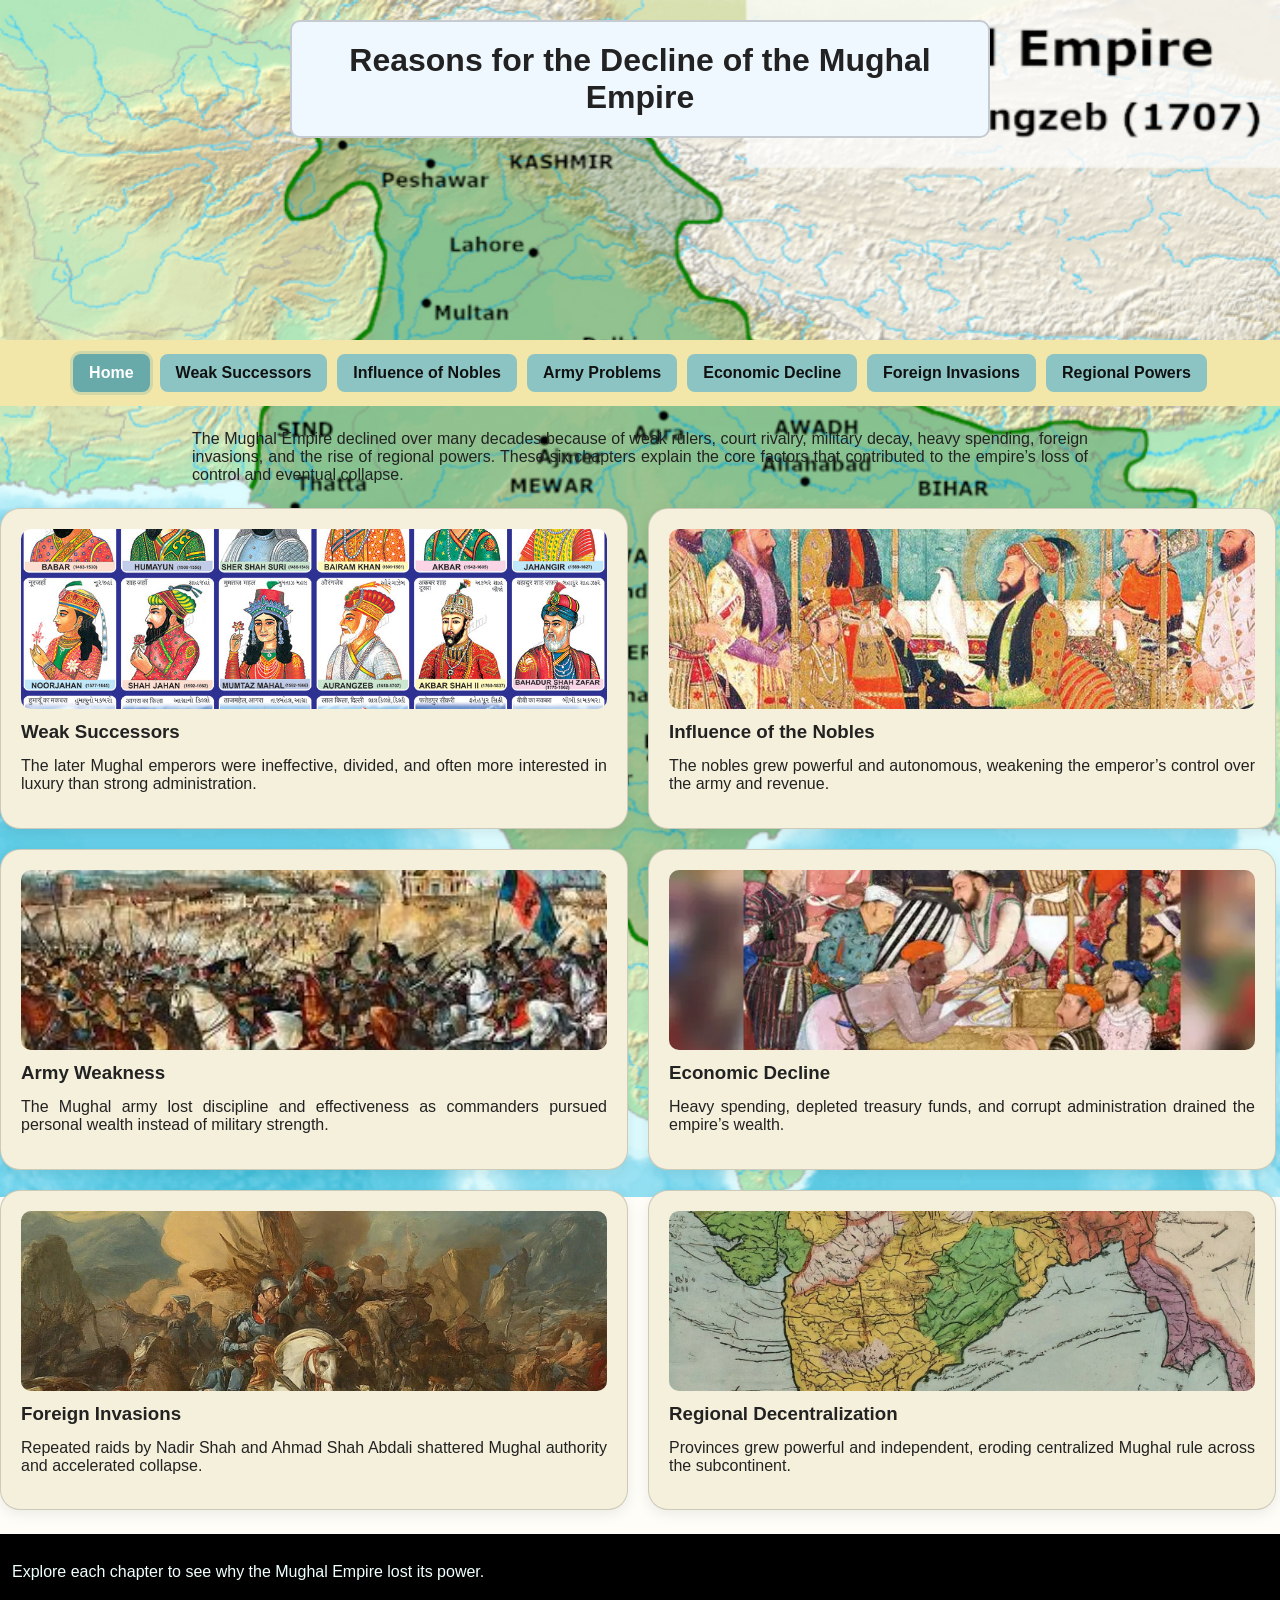
<file: index.html>
<!DOCTYPE html>
<html lang="en">
<head>
  <meta charset="UTF-8">
  <meta name="viewport" content="width=device-width, initial-scale=1.0">
  <title>Decline of the Mughal Empire</title>
  <link rel="icon" href="Images/BG world logo.jpg" type="image/svg+xml">
  <link rel="stylesheet" href="styles.css">
</head>
<body class="bg-mughal-map">
  <header>
    <h1>Reasons for the Decline of the Mughal Empire</h1>
  </header>

  <nav>
    <a href="index.html" class="active" aria-current="page">Home</a>
    <a href="weak succeessors.html">Weak Successors</a>
    <a href="influence of the nobles.html">Influence of Nobles</a>
    <a href="incompetence of the mughal army.html">Army Problems</a>
    <a href="economic decline.html">Economic Decline</a>
    <a href="foreign invasion.html">Foreign Invasions</a>
    <a href="growth of regionol power and decentralization.html">Regional Powers</a>
  </nav>

  <main class="content-block">
    <p>The Mughal Empire declined over many decades because of weak rulers, court rivalry, military decay, heavy spending, foreign invasions, and the rise of regional powers. These six chapters explain the core factors that contributed to the empire’s loss of control and eventual collapse.</p>
  </main>

  <section class="cards-container">
    <div class="cards">
      <article class="card">
        <a class="card-link" href="weak succeessors.html">
          <img src="Images/Mughal wallpaper.jpg" alt="Mughal ruler portrait">
          <h3>Weak Successors</h3>
          <p>The later Mughal emperors were ineffective, divided, and often more interested in luxury than strong administration.</p>
        </a>
      </article>

      <article class="card">
        <a class="card-link" href="influence of the nobles.html">
          <img src="./Images/bureaucracy pic.jpg" alt="Mughal nobility">
          <h3>Influence of the Nobles</h3>
          <p>The nobles grew powerful and autonomous, weakening the emperor’s control over the army and revenue.</p>
        </a>
      </article>

      <article class="card">
        <a class="card-link" href="incompetence of the mughal army.html">
          <img src="Images/army header background.jpeg" alt="Mughal army">
          <h3>Army Weakness</h3>
          <p>The Mughal army lost discipline and effectiveness as commanders pursued personal wealth instead of military strength.</p>
        </a>
      </article>

      <article class="card">
        <a class="card-link" href="economic decline.html">
          <img src="Images/header pic economical declain.webp" alt="Mughal economy">
          <h3>Economic Decline</h3>
          <p>Heavy spending, depleted treasury funds, and corrupt administration drained the empire’s wealth.</p>
        </a>
      </article>

      <article class="card">
        <a class="card-link" href="foreign invasion.html">
          <img src="Images/forign invasion mughal empire walpaper.jpg" alt="Foreign invasion">
          <h3>Foreign Invasions</h3>
          <p>Repeated raids by Nadir Shah and Ahmad Shah Abdali shattered Mughal authority and accelerated collapse.</p>
        </a>
      </article>

      <article class="card">
        <a class="card-link" href="growth of regionol power and decentralization.html">
          <img src="Images/reional powers map in mughal empire.jpg" alt="Regional powers">
          <h3>Regional Decentralization</h3>
          <p>Provinces grew powerful and independent, eroding centralized Mughal rule across the subcontinent.</p>
        </a>
      </article>
    </div>
  </section>

  <footer>
    <p>Explore each chapter to see why the Mughal Empire lost its power.</p>
  </footer>
</body>
</html>
</file>
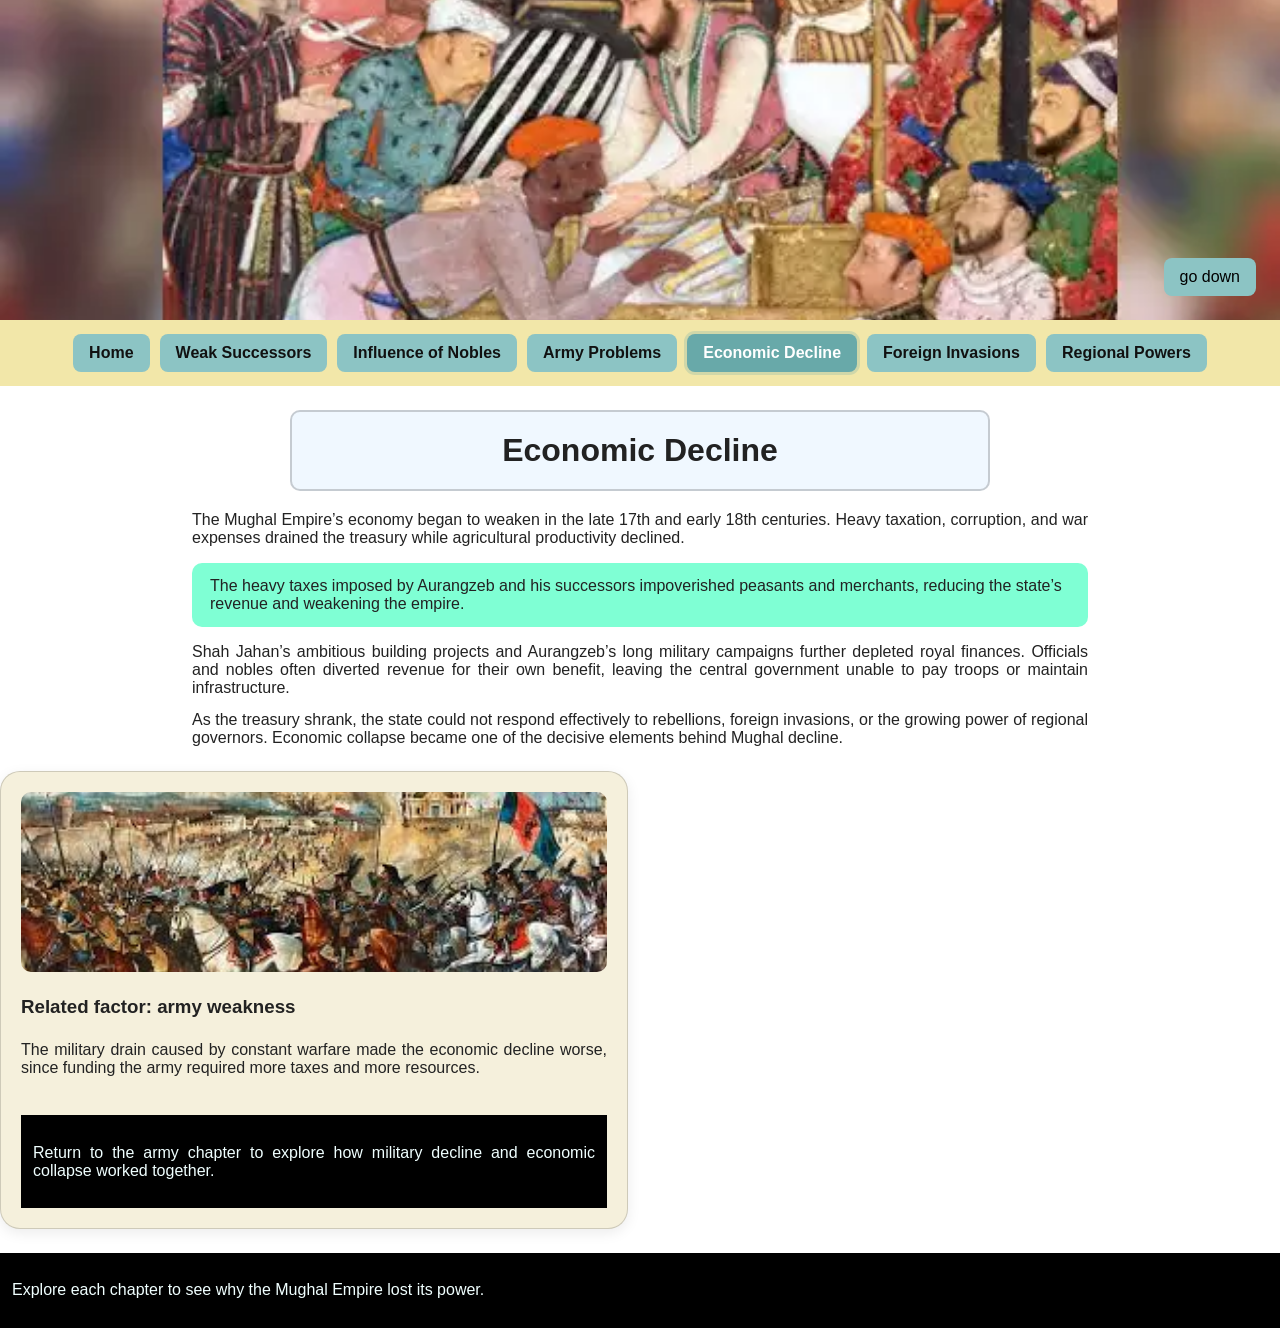
<file: economic decline.html>
<!DOCTYPE html>
<html lang="en">
<head>
  <meta charset="UTF-8">
  <meta name="viewport" content="width=device-width, initial-scale=1.0">
  <title>Economic Decline of the Mughal Empire</title>
  <link rel="icon" href="Images/BG world logo.jpg" type="image/svg+xml">
  <link rel="stylesheet" href="styles.css">
</head>
<body class="no-bg">
  <header class="header-economical">
    <a class="go-btn" href="#end"><button>go down</button></a>
  </header>

  <nav>
    <a href="index.html">Home</a>
    <a href="weak succeessors.html">Weak Successors</a>
    <a href="influence of the nobles.html">Influence of Nobles</a>
    <a href="incompetence of the mughal army.html">Army Problems</a>
    <a href="economic decline.html" class="active" aria-current="page">Economic Decline</a>
    <a href="foreign invasion.html">Foreign Invasions</a>
    <a href="growth of regionol power and decentralization.html">Regional Powers</a>
  </nav>

  <main class="content-block">
    <h1>Economic Decline</h1>
    <p>The Mughal Empire’s economy began to weaken in the late 17th and early 18th centuries. Heavy taxation, corruption, and war expenses drained the treasury while agricultural productivity declined.</p>
    <blockquote>The heavy taxes imposed by Aurangzeb and his successors impoverished peasants and merchants, reducing the state’s revenue and weakening the empire.</blockquote>
    <p>Shah Jahan’s ambitious building projects and Aurangzeb’s long military campaigns further depleted royal finances. Officials and nobles often diverted revenue for their own benefit, leaving the central government unable to pay troops or maintain infrastructure.</p>
    <p>As the treasury shrank, the state could not respond effectively to rebellions, foreign invasions, or the growing power of regional governors. Economic collapse became one of the decisive elements behind Mughal decline.</p>
  </main>

  <article class="card">
    <img src="Images/army header background.jpeg" alt="Mughal cavalry">
    <h3>Related factor: army weakness</h3>
    <p>The military drain caused by constant warfare made the economic decline worse, since funding the army required more taxes and more resources.</p>
    <footer>
      <p>Return to the army chapter to explore how military decline and economic collapse worked together.</p>
    </footer>
  </article>

  <footer>
    <p>Explore each chapter to see why the Mughal Empire lost its power.</p>
    <a name="end"></a>
  </footer>
</body>
</html>
</file>
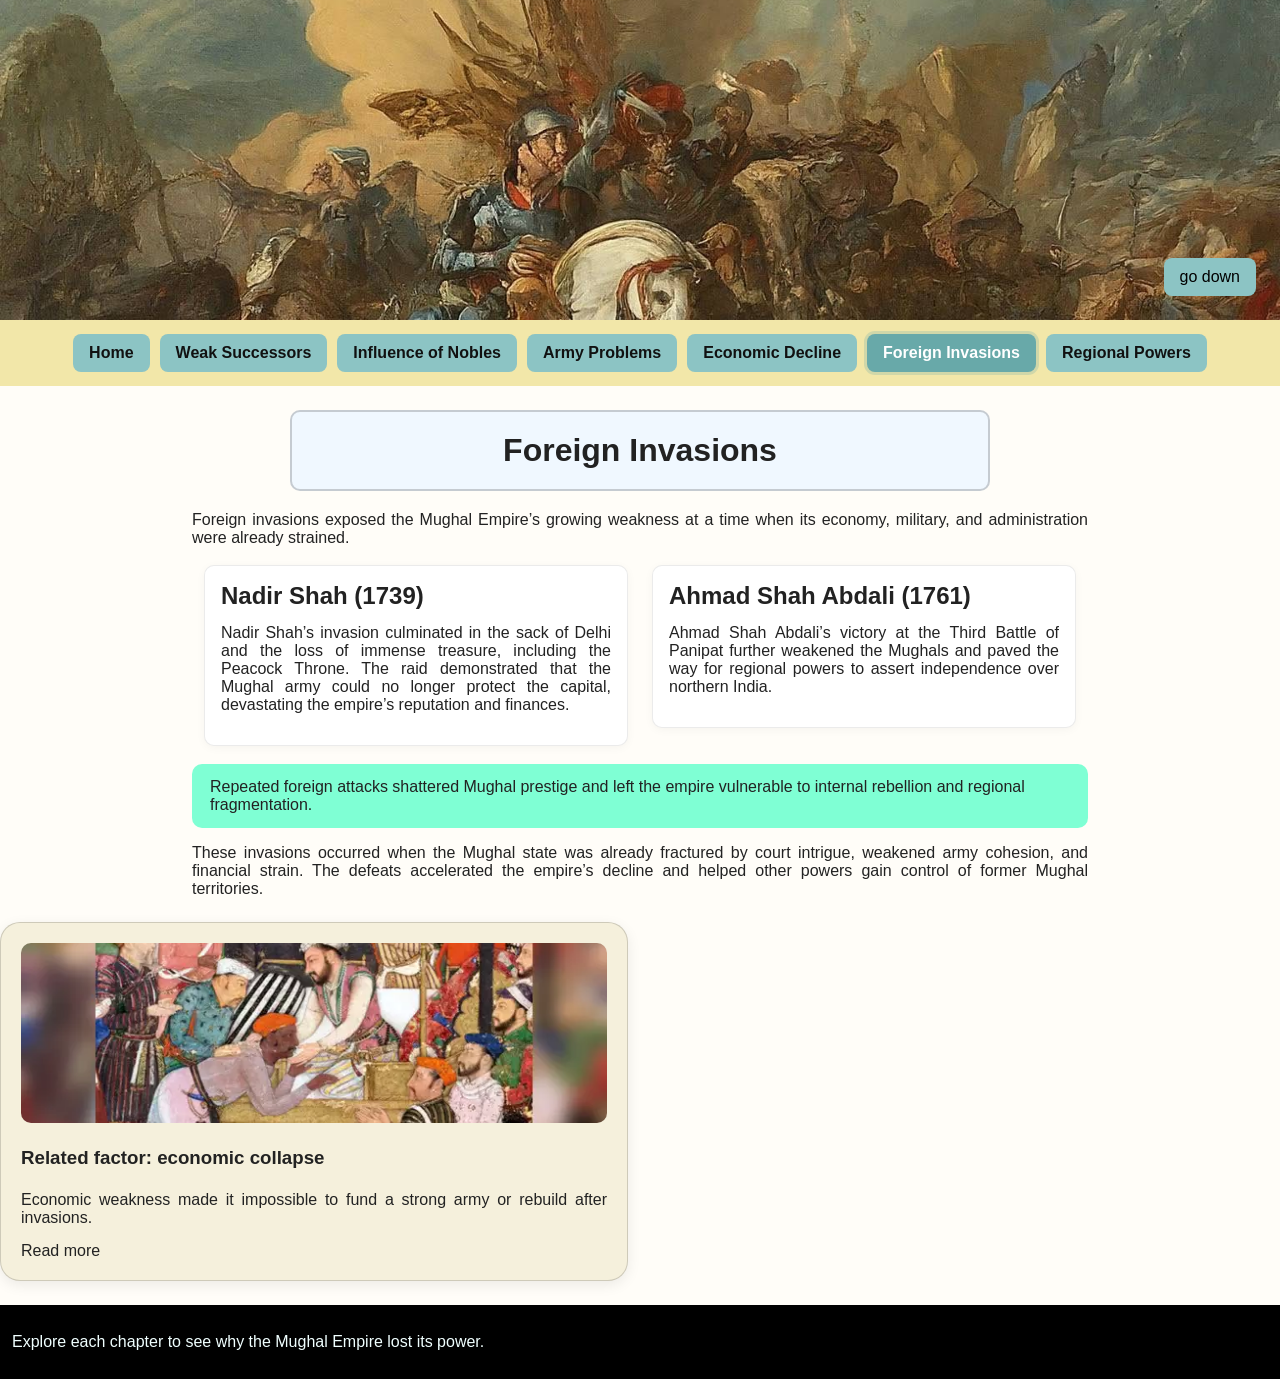
<file: foreign invasion.html>
<!DOCTYPE html>
<html lang="en">
<head>
  <meta charset="UTF-8">
  <meta name="viewport" content="width=device-width, initial-scale=1.0">
  <title>Foreign Invasions of the Mughal Empire</title>
  <link rel="icon" href="Images/BG world logo.jpg" type="image/svg+xml">
  <link rel="stylesheet" href="styles.css">
</head>
<body>
  <header class="header-foreign">
    <a class="go-btn" href="#end"><button>go down</button></a>
  </header>

  <nav>
    <a href="index.html">Home</a>
    <a href="weak succeessors.html">Weak Successors</a>
    <a href="influence of the nobles.html">Influence of Nobles</a>
    <a href="incompetence of the mughal army.html">Army Problems</a>
    <a href="economic decline.html">Economic Decline</a>
    <a href="foreign invasion.html" class="active" aria-current="page">Foreign Invasions</a>
    <a href="growth of regionol power and decentralization.html">Regional Powers</a>
  </nav>

  <main class="content-block">
    <h1>Foreign Invasions</h1>
    <p>Foreign invasions exposed the Mughal Empire’s growing weakness at a time when its economy, military, and administration were already strained.</p>

    <section class="two-cols">
      <div class="col">
        <h2>Nadir Shah (1739)</h2>
        <p>Nadir Shah’s invasion culminated in the sack of Delhi and the loss of immense treasure, including the Peacock Throne. The raid demonstrated that the Mughal army could no longer protect the capital, devastating the empire’s reputation and finances.</p>
      </div>
      <div class="col">
        <h2>Ahmad Shah Abdali (1761)</h2>
        <p>Ahmad Shah Abdali’s victory at the Third Battle of Panipat further weakened the Mughals and paved the way for regional powers to assert independence over northern India.</p>
      </div>
    </section>

    <blockquote>Repeated foreign attacks shattered Mughal prestige and left the empire vulnerable to internal rebellion and regional fragmentation.</blockquote>

    <p>These invasions occurred when the Mughal state was already fractured by court intrigue, weakened army cohesion, and financial strain. The defeats accelerated the empire’s decline and helped other powers gain control of former Mughal territories.</p>
  </main>

  <section class="cards-container">
    <div class="cards">
      <article class="card">
        <img src="Images/header pic economical declain.webp" alt="Economic decline">
        <h3>Related factor: economic collapse</h3>
        <p>Economic weakness made it impossible to fund a strong army or rebuild after invasions.</p>
        <a class="card-link" href="economic decline.html">Read more</a>
      </article>
    </div>
  </section>

  <footer>
    <p>Explore each chapter to see why the Mughal Empire lost its power.</p>
    <a name="end"></a>
  </footer>
</body>
</html>
</file>
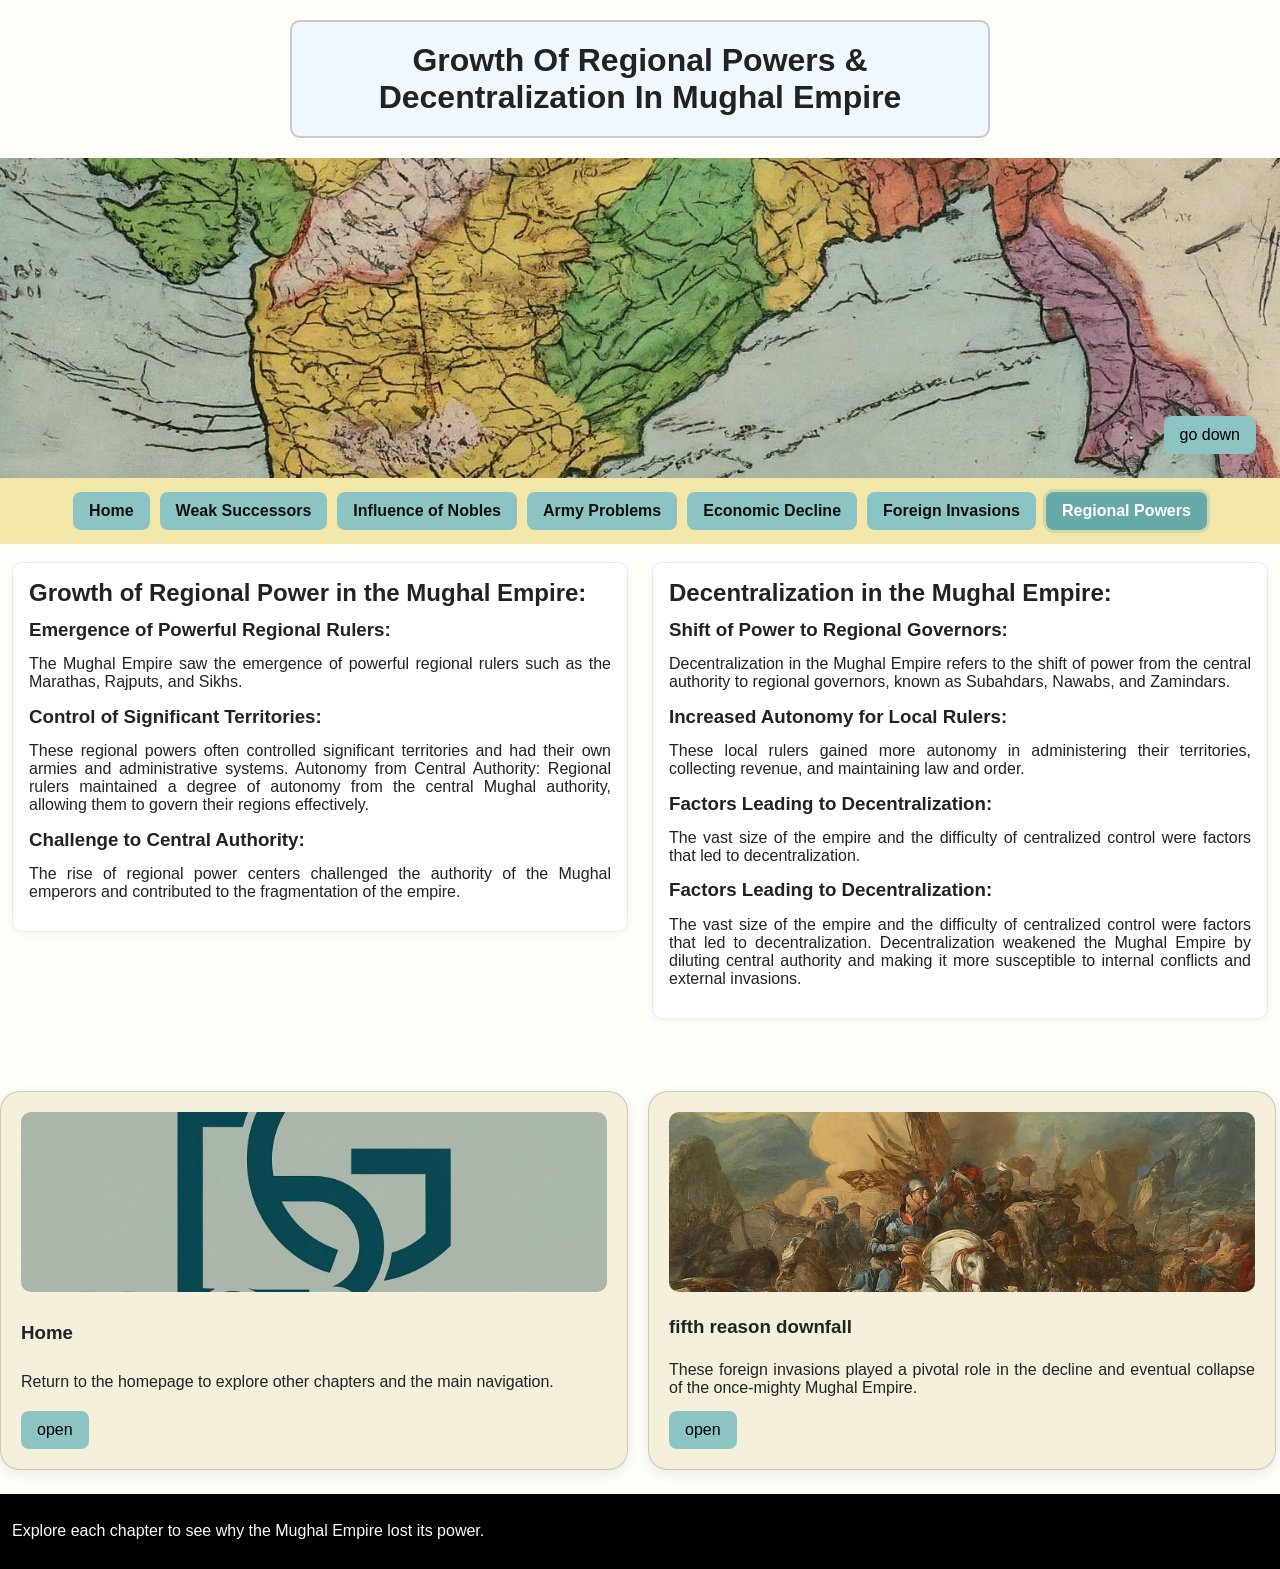
<file: growth of regionol power and decentralization.html>
<!DOCTYPE html>
<html>
    <head>
        <title>Growth of regional power and decentralization in mughal empire</title>
        <link rel="icon" href="Images/BG world logo.jpg">
        <link rel="stylesheet" href="styles.css">
    </head>
    <body>
        <h1>Growth Of Regional Powers & Decentralization In Mughal Empire</h1>
        <header class="header-reional-powers"><a class="go-btn" href="#end"><button>go down</button></a></header>
        <nav>
          <a href="index.html">Home</a>
          <a href="weak succeessors.html">Weak Successors</a>
          <a href="influence of the nobles.html">Influence of Nobles</a>
          <a href="incompetence of the mughal army.html">Army Problems</a>
          <a href="economic decline.html">Economic Decline</a>
          <a href="foreign invasion.html">Foreign Invasions</a>
          <a href="growth of regionol power and decentralization.html" class="active" aria-current="page">Regional Powers</a>
        </nav>
                <section class="two-cols">
                    <div class="col">
                        <h2>Growth of Regional Power in the Mughal Empire:</h2>
                        <h3>Emergence of Powerful Regional Rulers:</h3>
                        <p>The Mughal Empire saw the emergence of powerful regional rulers such as the Marathas, Rajputs, and Sikhs.</p>
                        <h3>Control of Significant Territories:</h3>
                        <p>These regional powers often controlled significant territories and had their own armies and administrative systems. Autonomy from Central Authority: Regional rulers maintained a degree of autonomy from the central Mughal authority, allowing them to govern their regions effectively.</p>
                        <h3>Challenge to Central Authority: </h3>
                        <p>The rise of regional power centers challenged the authority of the Mughal emperors and contributed to the fragmentation of the empire.</p>
                    </div>

                                <div class="col">
                                    <h2>Decentralization in the Mughal Empire:</h2>
                                    <h3>Shift of Power to Regional Governors: </h3>
                                    <p>Decentralization in the Mughal Empire refers to the shift of power from the central authority to regional governors, known as Subahdars, Nawabs, and Zamindars.</p>
                                    <h3>Increased Autonomy for Local Rulers: </h3>
                                    <p>These local rulers gained more autonomy in administering their territories, collecting revenue, and maintaining law and order.</p>
                                    <h3>Factors Leading to Decentralization: </h3>
                                    <p>The vast size of the empire and the difficulty of centralized control were factors that led to decentralization.</p>
                                    <h3>Factors Leading to Decentralization:</h3>
                                    <p>The vast size of the empire and the difficulty of centralized control were factors that led to decentralization.
                                    Decentralization weakened the Mughal Empire by diluting central authority and making it more susceptible to internal conflicts and external invasions.</p>
                                </div>
                </section>
                        <br><br><br>
                        <!-- Cards section: Home card (left) and the existing 'fifth reason' card (right) -->
                        <div class="cards cards-between">
                            <article class="card">
                                <img src="Images/BG world logo.jpg" alt="home" />
                                <h3>Home</h3>
                                <p>Return to the homepage to explore other chapters and the main navigation.</p>
                                <a href="index.html" title="home"><button>open</button></a>
                            </article>

                            <article class="card">
                                <img src="./Images/forign invasion mughal empire walpaper.jpg" alt="fiime">
                                <h3>fifth reason downfall</h3>
                                <p>These foreign invasions played a pivotal role in the decline and eventual collapse of the once-mighty Mughal Empire.</p>
                                <a href="foreign invasion.html" title="view details"><button>open</button></a>
                            </article>
                        </div>

                <footer>
                <p>Explore each chapter to see why the Mughal Empire lost its power.</p>
                <a name="end"></a>
            </footer>
    </body>
</html>
</file>
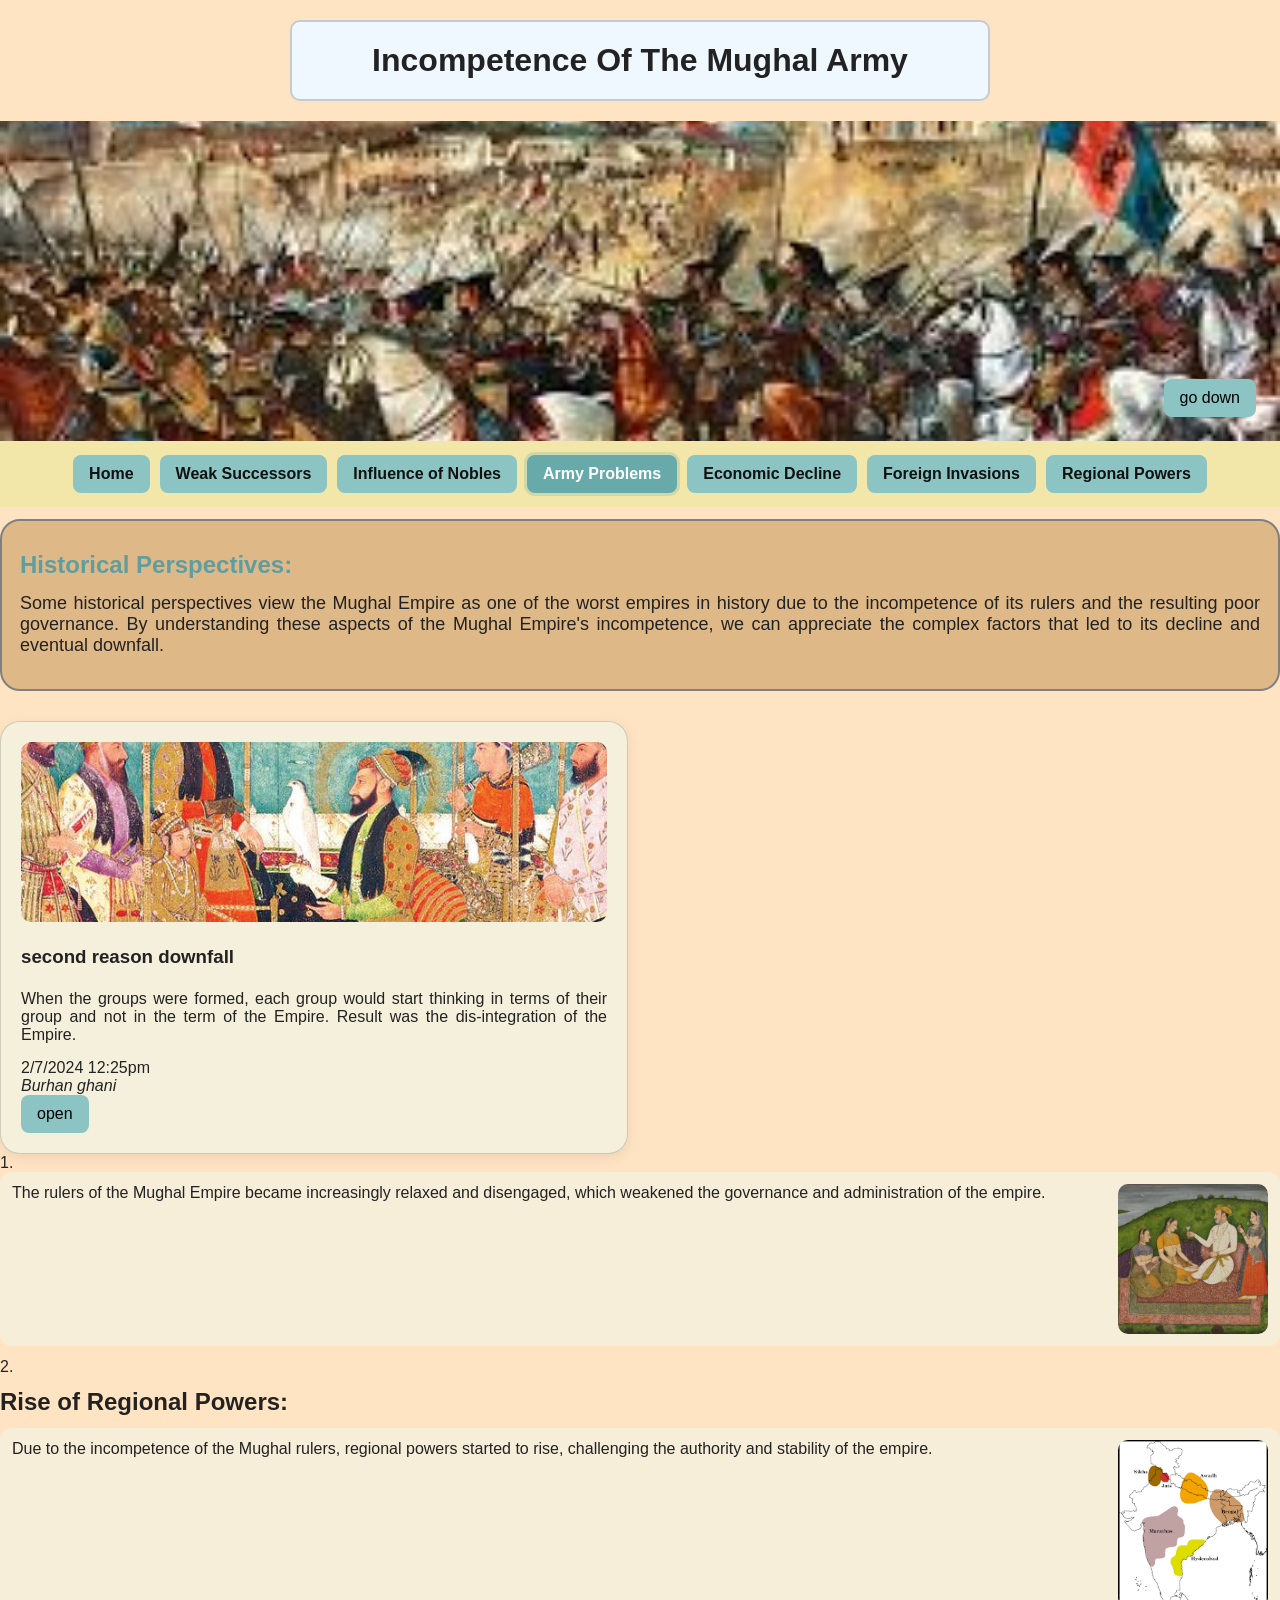
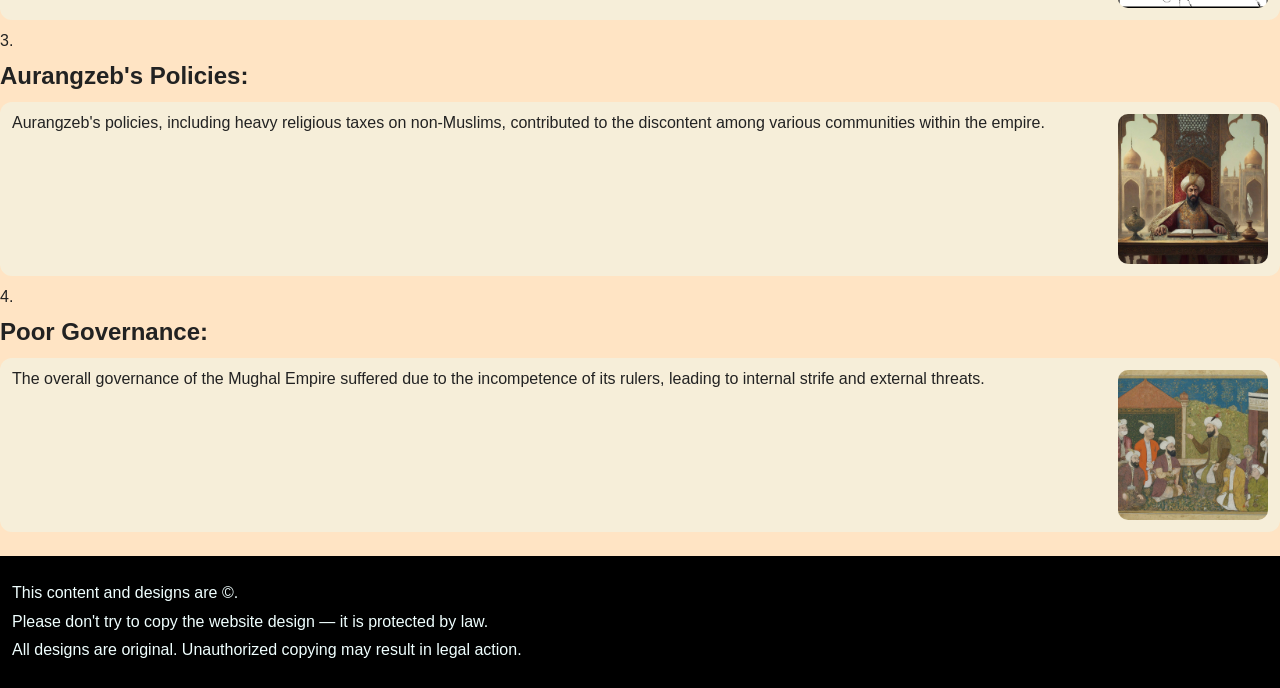
<file: incompetence of the mughal army.html>
<!DOCTYPE html>
<html lang="en">
    <head>
        <meta charset="UTF-8">
        <meta name="viewport" content="width=device-width, initial-scale=1.0">
        <title>Incompetence of the mughal empiral army</title>
        <link rel="icon" href="Images/BG world logo.jpg" type="image/svg+xml">
        <link rel="stylesheet" href="styles.css">
    </head>
    <body class="bg-bisque">
        <h1>Incompetence Of The Mughal Army</h1>
        <header class="header-army"><a class="go-btn" href="#end"><button>go down</button></a></header>
        <nav>
            <a href="index.html">Home</a>
            <a href="weak succeessors.html">Weak Successors</a>
            <a href="influence of the nobles.html">Influence of Nobles</a>
            <a href="incompetence of the mughal army.html" class="active" aria-current="page">Army Problems</a>
            <a href="economic decline.html">Economic Decline</a>
            <a href="foreign invasion.html">Foreign Invasions</a>
            <a href="growth of regionol power and decentralization.html">Regional Powers</a>
          </nav>
                    <!-- Repaired two-column structure: cards on the left, ordered list on the right -->
                    <div class="content-two-column">
                      <div class="two-cards">
                                <article class="aside-card">
            <h2 style="color: cadetblue;">Historical Perspectives:</h2>
            <p style="text-align: justify; font-size: large;">Some historical perspectives view the Mughal Empire as one of the worst empires in history due to the incompetence of its rulers and the resulting poor governance.
                By understanding these aspects of the Mughal Empire's incompetence, we can appreciate the complex factors that led to its decline and eventual downfall.</p>
        </article>
                    <article class="card">
                        <img src="./Images/bureaucracy pic.jpg" alt="mbp">
                        <h3>second reason downfall</h3>
                        <p>When the groups were formed, each group would start thinking in terms of their group and not in the term of the Empire. Result was the dis-integration of the Empire.</p>
                        <time>2/7/2024 12:25pm</time>
                        <address>Burhan ghani</address>
                        <a href="influence of the nobles.html" title="view details"><button>open</button></a>
                </article>
            </div> <!-- .two-cards -->

            <ol class="wide-ol">
              <li>
                <div class="beige-bg">
                    <p class="col-600">
                        The rulers of the Mughal Empire became increasingly relaxed and disengaged, which weakened the governance and administration of the empire.
                    </p>
                    <img src="./Images/mughal rulars romance.jpg" alt="mrr" class="small-float-right">
                </div>
              </li>

              <li>
                <h2>Rise of Regional Powers:</h2>
                <div class="beige-bg">
                    <p class="col-600">
                        Due to the incompetence of the Mughal rulers, regional powers started to rise, challenging the authority and stability of the empire.
                    </p>
                    <img src="./Images/reginol powers of mughal empire.png" alt="rpm" class="small-float-right">
                </div>
              </li>

              <li>
                <h2>Aurangzeb's Policies:</h2>
                <div class="beige-bg">
                    <p class="col-600">
                        Aurangzeb's policies, including heavy religious taxes on non-Muslims, contributed to the discontent among various communities within the empire.
                    </p>
                    <img src="./Images/policies of king.jpg" alt="pok" class="small-float-right">
                </div>
              </li>

              <li>
                <h2>Poor Governance:</h2>
                <div class="beige-bg">
                    <p class="col-600">
                        The overall governance of the Mughal Empire suffered due to the incompetence of its rulers, leading to internal strife and external threats.
                    </p>
                    <img src="./Images/bad governers.jpg" alt="bg" class="small-float-right">
                </div>
              </li>
            </ol>

                    </div> <!-- .content-two-column -->
                                    <footer>
                                        <p>This content and designs are ©.</p>
                                        <p>Please don't try to copy the website design — it is protected by law.</p>
                                        <p>All designs are original. Unauthorized copying may result in legal action.</p>
                                        <a name="end"></a>
                                    </footer>
    </body>
</html>
</file>
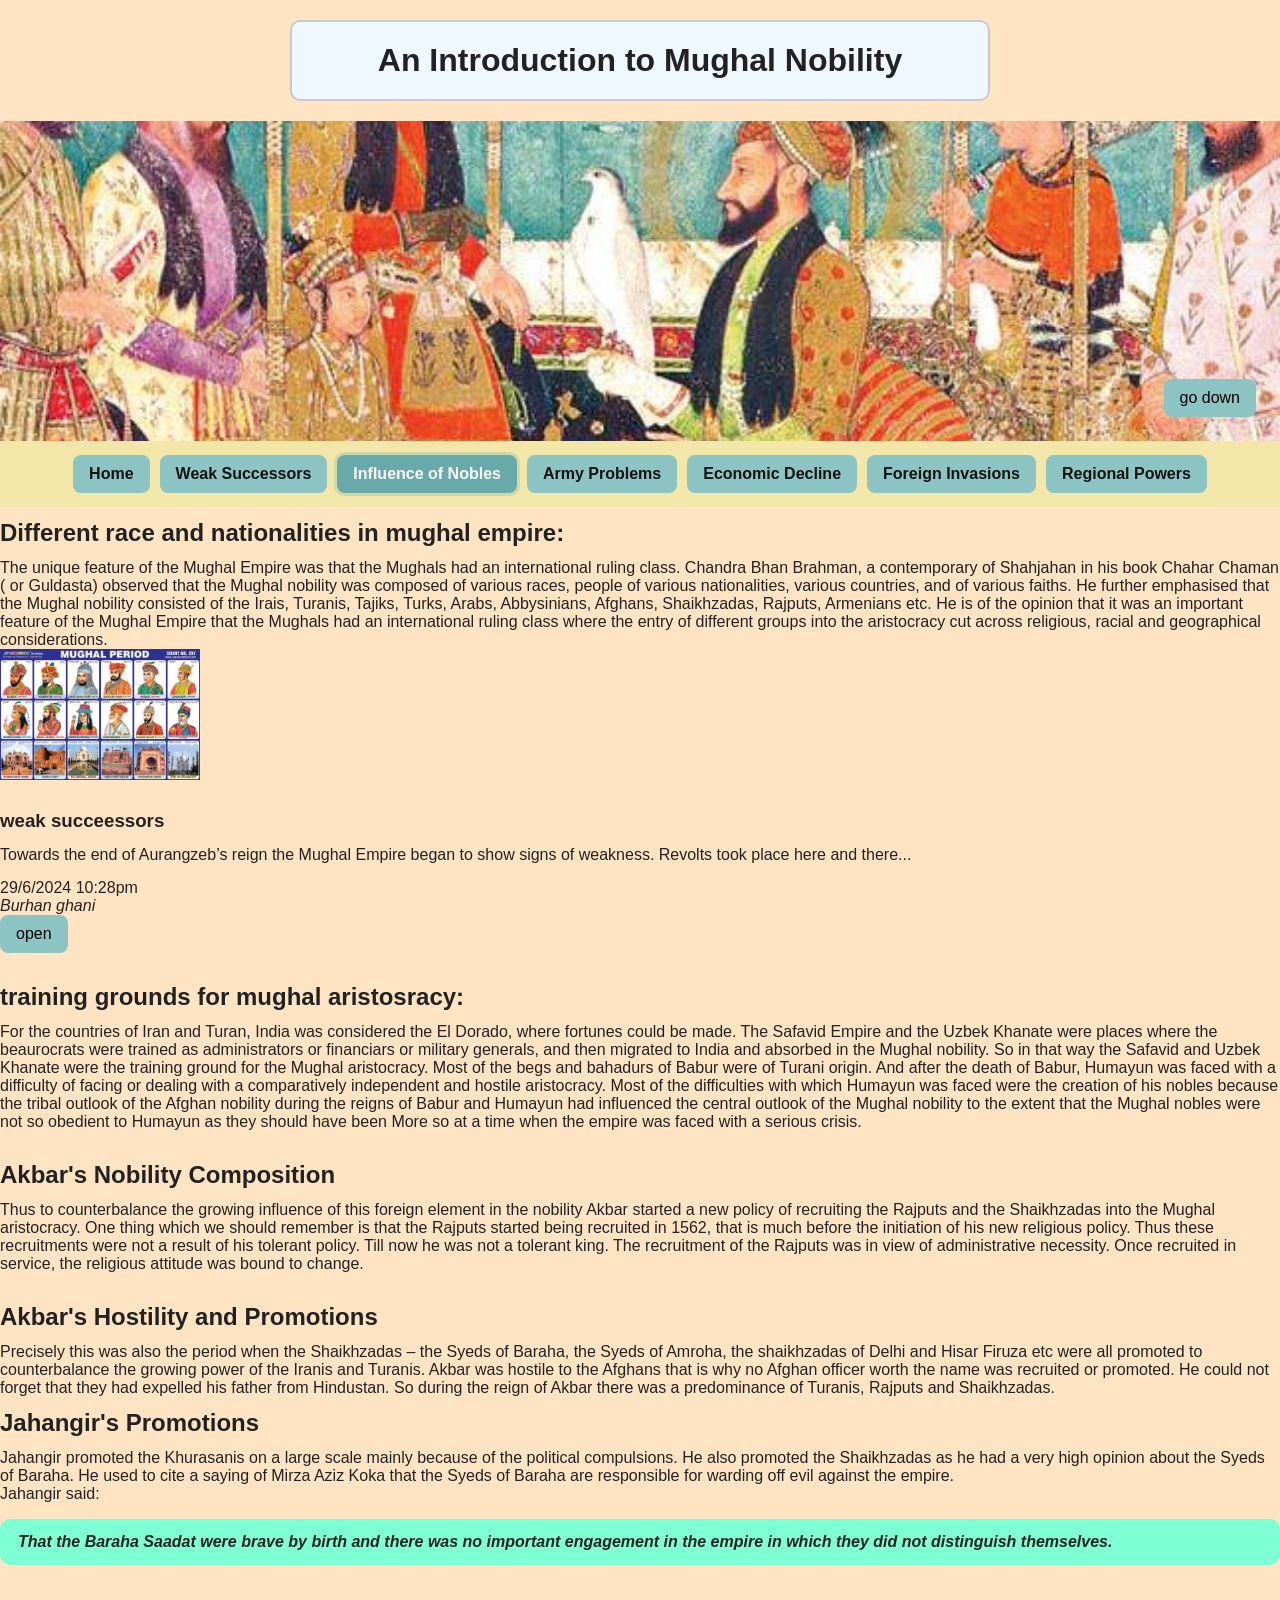
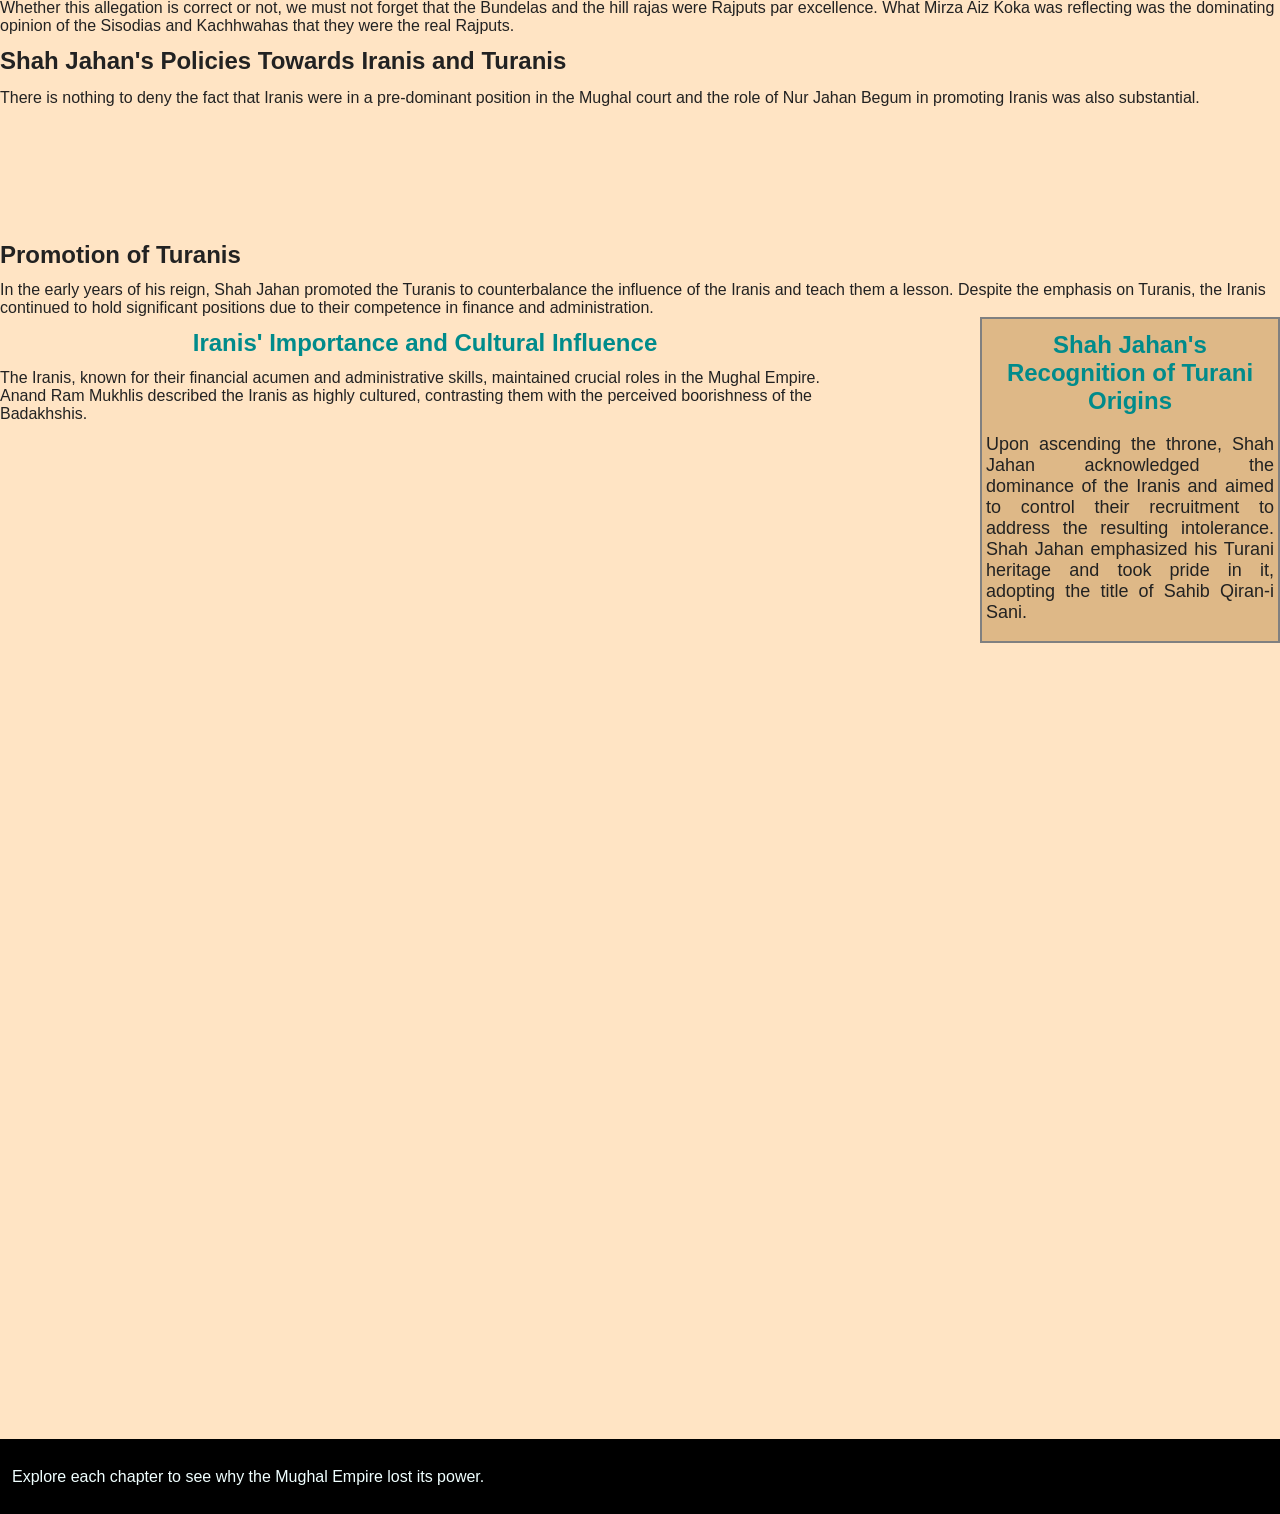
<file: influence of the nobles.html>
<!DOCTYPE html>
<html lang="en">
    <head>
        <meta charset="UTF-8">
        <meta name="viewport" content="width=device-width, initial-scale=1.0">
        <title>influence of the nobles on mughal empire</title>
        <link rel="icon" href="Images/BG world logo.jpg" type="image/svg+xml">
        <link rel="stylesheet" href="styles.css">
    </head>
    <body class="bg-bisque">
        <h1 class="centered">An Introduction to Mughal Nobility</h1>
        <header class="header-bureaucracy"><a class="go-btn" href="#end"><button>go down</button></a></header>
            <nav>
              <a href="index.html">Home</a>
              <a href="weak succeessors.html">Weak Successors</a>
              <a href="influence of the nobles.html" class="active" aria-current="page">Influence of Nobles</a>
              <a href="incompetence of the mughal army.html">Army Problems</a>
              <a href="economic decline.html">Economic Decline</a>
              <a href="foreign invasion.html">Foreign Invasions</a>
              <a href="growth of regionol power and decentralization.html">Regional Powers</a>
            </nav>
            <div class="float-left">
                <h2 class="centered">Different race and nationalities in mughal empire:</h2>
                The unique feature of the Mughal Empire was that the Mughals had an international ruling class.
                 Chandra Bhan Brahman, a contemporary of Shahjahan in his book Chahar Chaman ( or Guldasta) observed that the Mughal nobility was composed of various races, people of various nationalities, various countries, and of various faiths.
                 He further emphasised that the Mughal nobility consisted of the Irais, Turanis, Tajiks, Turks, Arabs, Abbysinians, Afghans, Shaikhzadas, Rajputs, Armenians etc.
                 He is of the opinion that it was an important feature of the Mughal Empire that the Mughals had an international ruling class where the entry of different groups into the aristocracy cut across religious, racial and geographical considerations.
            </div>
            <article>
                <img src="./Images/Mughal wallpaper.jpg" width="200" alt="MW">                <br>
                <h3>weak succeessors</h3>
                <p>
                    Towards the end of Aurangzeb’s reign the Mughal Empire began to show signs of weakness. Revolts took place here and there...
                </p>
                <time>29/6/2024 10:28pm</time>
                <address>Burhan ghani</address>
                <a href="weak succeessors.html" title="view details"><button>open</button></a>
            </article>     
            <br>
            <div>
                <h2>training grounds for mughal aristosracy:</h2>
                For the countries of Iran and Turan, India was considered the El Dorado, where fortunes could be made.
                The Safavid Empire and the Uzbek Khanate were places where the beaurocrats were trained as administrators or financiars or military generals, and then migrated to India and absorbed in the Mughal nobility.
                So in that way the Safavid and Uzbek Khanate were the training ground for the Mughal aristocracy.
                Most of the begs and bahadurs of Babur were of Turani origin.
                And after the death of Babur, Humayun was faced with a difficulty of facing or dealing with a comparatively independent and hostile aristocracy.
                Most of the difficulties with which Humayun was faced were the creation of his nobles because the tribal outlook of the Afghan nobility during the reigns of Babur and Humayun had influenced the central outlook of the Mughal nobility to the extent that the Mughal nobles were not so obedient to Humayun as they should have been More so at a time when the empire was faced with a serious crisis.
            </div>
            <br>
            <div>
                <h2>Akbar's Nobility Composition</h2>
                Thus to counterbalance the growing influence of this foreign element in the nobility Akbar started a new policy of recruiting the Rajputs and the Shaikhzadas into the Mughal aristocracy.
One thing which we should remember is that the Rajputs started being recruited in 1562, that is much before the initiation of his new religious policy.
Thus these recruitments were not a result of his tolerant policy. Till now he was not a tolerant king.
The recruitment of the Rajputs was in view of administrative necessity. Once recruited in service, the religious attitude was bound to change.
            </div>
            <br>
            <div>
                <h2>Akbar's Hostility and Promotions</h2>
                Precisely this was also the period when the Shaikhzadas – the Syeds of Baraha, the Syeds of Amroha, the shaikhzadas of Delhi and Hisar Firuza etc were all promoted to counterbalance the growing power of the Iranis and Turanis.
Akbar was hostile to the Afghans that is why no Afghan officer worth the name was recruited or promoted.
He could not forget that they had expelled his father from Hindustan.
So during the reign of Akbar there was a predominance of Turanis, Rajputs and Shaikhzadas.
            </div>
            <div>
                <h2>Jahangir's Promotions</h2>
                Jahangir promoted the Khurasanis on a large scale mainly because of the political compulsions.
He also promoted the Shaikhzadas as he had a very high opinion about the Syeds of Baraha.
He used to cite a saying of Mirza Aziz Koka that the Syeds of Baraha are responsible for warding off evil against the empire. <br> Jahangir said: <br>
                 <blockquote><b><i> That the Baraha Saadat were brave by birth and there was no important engagement in the empire in which they did not distinguish themselves.</i></b></blockquote><br>
                 Whether this allegation is correct or not, we must not forget that the Bundelas and the hill rajas were Rajputs par excellence. What Mirza Aiz Koka was reflecting was the dominating opinion of the Sisodias and Kachhwahas that they were the real Rajputs.
            </div>
            <div>
                <h2>Shah Jahan's Policies Towards Iranis and Turanis</h2>
                <p>
                  There is nothing to deny the fact that Iranis were in a pre-dominant position in the Mughal court and the role of Nur Jahan Begum in promoting Iranis was also substantial.
                </p>
            </div>
            <br><br><br><br><br><br>
            <div>
                <h2>Promotion of Turanis</h2>
                In the early years of his reign, Shah Jahan promoted the Turanis to counterbalance the influence of the Iranis and teach them a lesson.
Despite the emphasis on Turanis, the Iranis continued to hold significant positions due to their competence in finance and administration.
            </div>
            <div style="float: right; width: 300px; border: 2px solid gray; background-color: burlywood;">
                <h2 style="text-align: center; color: darkcyan;">Shah Jahan's Recognition of Turani Origins</h2>
                <p style="text-align: justify; font-size: large; padding: 4px;">Upon ascending the throne, Shah Jahan acknowledged the dominance of the Iranis and aimed to control their recruitment to address the resulting intolerance.
Shah Jahan emphasized his Turani heritage and took pride in it, adopting the title of Sahib Qiran-i Sani.
                </p>
            </div>
            <div style="float: left; width: 850px;">
                <h2 style="text-align: center; color: darkcyan;">Iranis' Importance and Cultural Influence</h2>
                The Iranis, known for their financial acumen and administrative skills, maintained crucial roles in the Mughal Empire.
Anand Ram Mukhlis described the Iranis as highly cultured, contrasting them with the perceived boorishness of the Badakhshis.
            </div>
            <br><br><br><br><br><br><br><br><br><br><br><br><br><br><br><br><br><br><br><br><br><br><br><br><br><br><br><br><br><br><br><br><br><br><br><br><br><br><br><br><br><br><br><br><br><br><br><br><br><br><br><br><br><br><br><br><br><br><br><br><br>
            <footer>
                <p>Explore each chapter to see why the Mughal Empire lost its power.</p>
                <a name="end"></a>
            </footer>
    </body>
</html>
</file>
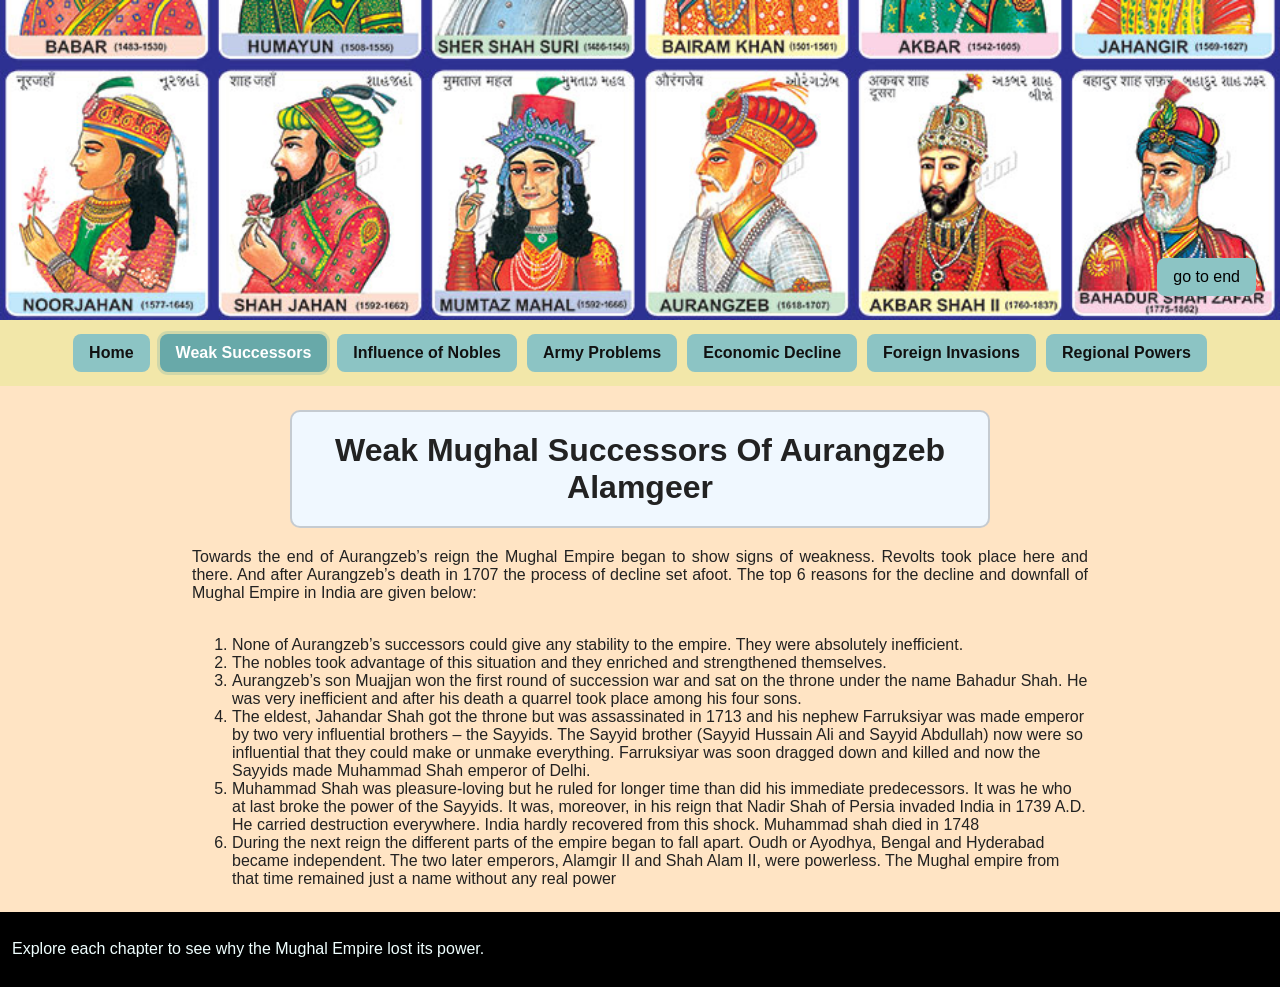
<file: weak succeessors.html>
<!DOCTYPE html>
<html lang="en">
    <head>
        <meta charset="UTF-8">
        <meta name="viewport" content="width=device-width, initial-scale=1.0">
        <title>Weak successors of mughal empire</title>
        <link rel="icon" href="Images/BG world logo.jpg" type="image/svg+xml">
        <link rel="stylesheet" href="styles.css">
    </head>
    <body class="bg-bisque">
        <header class="header-mughal-wallpaper"><a class="go-btn" href="#end" title="view footer links"><button>go to end</button></a></header>
        <nav>
            <a href="index.html">Home</a>
            <a href="weak succeessors.html" class="active" aria-current="page">Weak Successors</a>
            <a href="influence of the nobles.html">Influence of Nobles</a>
            <a href="incompetence of the mughal army.html">Army Problems</a>
            <a href="economic decline.html">Economic Decline</a>
            <a href="foreign invasion.html">Foreign Invasions</a>
            <a href="growth of regionol power and decentralization.html">Regional Powers</a>
        </nav>
        <div class="content-block">
            <h1>Weak Mughal Successors Of Aurangzeb Alamgeer</h1>
            <p>
                Towards the end of Aurangzeb’s reign the Mughal Empire began to show signs of weakness. Revolts took place here and there. And after Aurangzeb’s death in 1707 the process of decline set afoot.

The top 6 reasons for the decline and downfall of Mughal Empire in India are given below:
                <br><br>
                <ol>
                    <li>None of Aurangzeb’s successors could give any stability to the empire. They were absolutely inefficient.</li>
                    <li>The nobles took advantage of this situation and they enriched and strengthened themselves.</li>
                    <li>Aurangzeb’s son Muajjan won the first round of succession war and sat on the throne under the name Bahadur Shah. He was very inefficient and after his death a quarrel took place among his four sons.</li>
                    <li>The eldest, Jahandar Shah got the throne but was assassinated in 1713 and his nephew Farruksiyar was made emperor by two very influential brothers – the Sayyids. The Sayyid brother (Sayyid Hussain Ali and Sayyid Abdullah) now were so influential that they could make or unmake everything. Farruksiyar was soon dragged down and killed and now the Sayyids made Muhammad Shah emperor of Delhi.</li>
                    <li>Muhammad Shah was pleasure-loving but he ruled for longer time than did his immediate predecessors. It was he who at last broke the power of the Sayyids. It was, moreover, in his reign that Nadir Shah of Persia invaded India in 1739 A.D. He carried destruction everywhere. India hardly recovered from this shock. Muhammad shah died in 1748</li>
                    <li>During the next reign the different parts of the empire began to fall apart. Oudh or Ayodhya, Bengal and Hyderabad became independent. The two later emperors, Alamgir II and Shah Alam II, were powerless. The Mughal empire from that time remained just a name without any real power</li>
                </ol>
            </p>
        </div>
            <footer>
                <p>Explore each chapter to see why the Mughal Empire lost its power.</p>
                <a name="end"></a>
            </footer>
    </body>
</html>
</file>
<file: styles.css>
/* Central stylesheet extracted from inline styles. Responsive by default. */
*, *::before, *::after {
  box-sizing: border-box;
}

:root {
  --beige: #f5f0dc;
  --accent: #8cc4c4;
  --accent-strong: #68a9a9;
  --nav-bg: #f2e7a9;
  --card-border: 1px solid rgba(0, 0, 0, 0.16);
  --text-color: #222;
  --page-bg: #fffdf8;
}

html {
  font-family: Arial, Helvetica, sans-serif;
  scroll-behavior: smooth;
}

body {
  margin: 0;
  min-height: 100vh;
  background-color: var(--page-bg);
  color: var(--text-color);
}

img {
  max-width: 100%;
  display: block;
}

a {
  color: inherit;
  text-decoration: none;
}

button {
  font: inherit;
  cursor: pointer;
  border: none;
  border-radius: 8px;
  padding: 10px 16px;
  background-color: var(--accent);
  transition: transform 0.18s ease, background-color 0.18s ease;
}

button:hover,
a.button:hover {
  background-color: var(--accent-strong);
}

header {
  position: relative;
  background-repeat: no-repeat;
  background-size: cover;
  background-position: center;
  min-height: 320px;
}

.header-regional-powers,
.header-reional-powers {
  background-image: url('Images/reional powers map in mughal empire.jpg');
}

.header-mughal-wallpaper {
  background-image: url('Images/Mughal wallpaper.jpg');
}

.header-bureaucracy {
  background-image: url('./Images/bureaucracy pic.jpg');
}

.header-army {
  background-image: url('Images/army header background.jpeg');
}

.header-economical {
  background-image: url('Images/header pic economical declain.webp');
}

.header-foreign {
  background-image: url('Images/forign invasion mughal empire walpaper.jpg');
}

.bg-mughal-map {
  background-image: url('Images/mughal map.png');
  background-repeat: no-repeat;
  background-size: cover;
  background-attachment: fixed;
}

.bg-coins {
  background-image: url('Images/coins wallpapers.jpg');
  background-repeat: no-repeat;
  background-size: cover;
}

.bg-bisque {
  background-color: bisque;
}

.no-bg {
  background-image: none !important;
  background-color: transparent !important;
}

.go-btn {
  position: absolute;
  right: 24px;
  bottom: 24px;
}

nav {
  display: flex;
  flex-wrap: wrap;
  justify-content: center;
  gap: 10px;
  padding: 14px 12px;
  background-color: var(--nav-bg);
  margin: 0 auto;
}

nav a {
  display: inline-block;
  background-color: var(--accent);
  color: #111;
  padding: 10px 16px;
  border-radius: 8px;
  font-weight: 600;
}

nav a:hover,
nav a.active,
nav a[aria-current="page"] {
  background-color: var(--accent-strong);
  color: #fff;
}

nav a.active,
nav a[aria-current="page"] {
  box-shadow: 0 0 0 3px rgba(104, 169, 169, 0.25);
}

h1 {
  border: 2px solid rgba(0, 0, 0, 0.18);
  padding: 20px;
  border-radius: 10px;
  background-color: aliceblue;
  width: min(90%, 700px);
  margin: 20px auto;
  text-align: center;
}

h2,
h3 {
  margin: 0.75rem 0;
  text-align: left;
}

p {
  margin: 0.9rem 0;
  text-align: justify;
}

blockquote {
  background-color: aquamarine;
  padding: 14px 18px;
  border-radius: 10px;
  margin: 1rem 0;
}

.page-layout {
  display: flex;
  gap: 24px;
  align-items: flex-start;
  justify-content: space-between;
  width: 100%;
  max-width: 1220px;
  margin: 0 auto;
  padding: 0 12px 24px;
}

.sidebar {
  flex: 0 0 320px;
  max-width: 320px;
  background-color: wheat;
  padding: 20px;
  border: 2px dotted rgba(0, 0, 0, 0.24);
}

.sidebar fieldset {
  border: none;
  padding: 0;
}

.sidebar legend {
  font-size: 1.1rem;
  font-weight: 700;
  margin-bottom: 12px;
}

.cards-container {
  flex: 1;
  margin: 20px 0;
}

.cards {
  display: flex;
  flex-wrap: wrap;
  gap: 20px;
  justify-content: flex-start;
  align-items: stretch;
}

.card {
  background: var(--beige);
  border: var(--card-border);
  border-radius: 20px;
  padding: 20px;
  display: flex;
  flex-direction: column;
  justify-content: space-between;
  width: 100%;
  max-width: 100%;
  box-shadow: 0 4px 14px rgba(0, 0, 0, 0.08);
}

.card img {
  width: 100%;
  height: 180px;
  object-fit: cover;
  border-radius: 10px;
  margin-bottom: 12px;
}

.card h3 {
  margin: 0.75rem 0 0.5rem;
}

.card .card-link {
  display: block;
}

.card .card-link:hover h3 {
  text-decoration: underline;
}

.lead {
  font-size: 1.08rem;
  background-color: blanchedalmond;
  padding: 12px;
  border-radius: 8px;
}

.content-block {
  max-width: 920px;
  margin: 24px auto;
  padding: 0 12px;
}

.wide-ol,
.content-two-column .wide-ol {
  list-style-position: inside;
  padding-left: 0;
  margin: 0;
}

.aside-card {
  background-color: burlywood;
  border: 2px solid gray;
  border-radius: 20px;
  padding: 18px;
  text-align: left;
  margin: 12px 0;
}

.two-cards {
  display: flex;
  flex-direction: column;
  gap: 18px;
  width: 100%;
}

.two-cards article {
  width: 100%;
}

.two-cols {
  display: flex;
  gap: 24px;
  align-items: flex-start;
  margin: 18px 12px;
}

.two-cols .col {
  flex: 1;
  padding: 16px;
  background: #ffffff;
  border: 1px solid rgba(0, 0, 0, 0.08);
  border-radius: 10px;
  box-shadow: 0 2px 10px rgba(0, 0, 0, 0.04);
}

.two-cols h2 {
  margin-top: 0;
}

.beige-bg {
  display: flex;
  gap: 12px;
  align-items: stretch;
  background: rgba(245, 240, 220, 0.9);
  padding: 12px;
  border-radius: 12px;
  margin-bottom: 12px;
}

.beige-bg .col-600 {
  flex: 1;
  margin: 0;
}

.beige-bg img,
.small-float-right {
  width: 150px;
  object-fit: cover;
  border-radius: 10px;
}

footer {
  background-color: black;
  color: azure;
  text-align: center;
  padding: 18px 12px;
  margin-top: 24px;
}

footer p {
  margin: 0.65rem 0;
}

@media (max-width: 900px) {
  .cards { flex-direction: column; align-items: center; }
  .card { max-width: 95%; }
  .page-layout { flex-direction: column; padding: 0 12px; }
  .sidebar { width: 100%; max-width: 100%; margin: auto; }
  .two-cols { flex-direction: column; }
  .beige-bg { flex-direction: column; }
  .beige-bg img { width: 100%; height: auto; }
  header { min-height: 280px; }
}

@media (min-width: 900px) {
  .card { flex: 0 0 calc(50% - 12px); max-width: calc(50% - 12px); }
}
</file>
